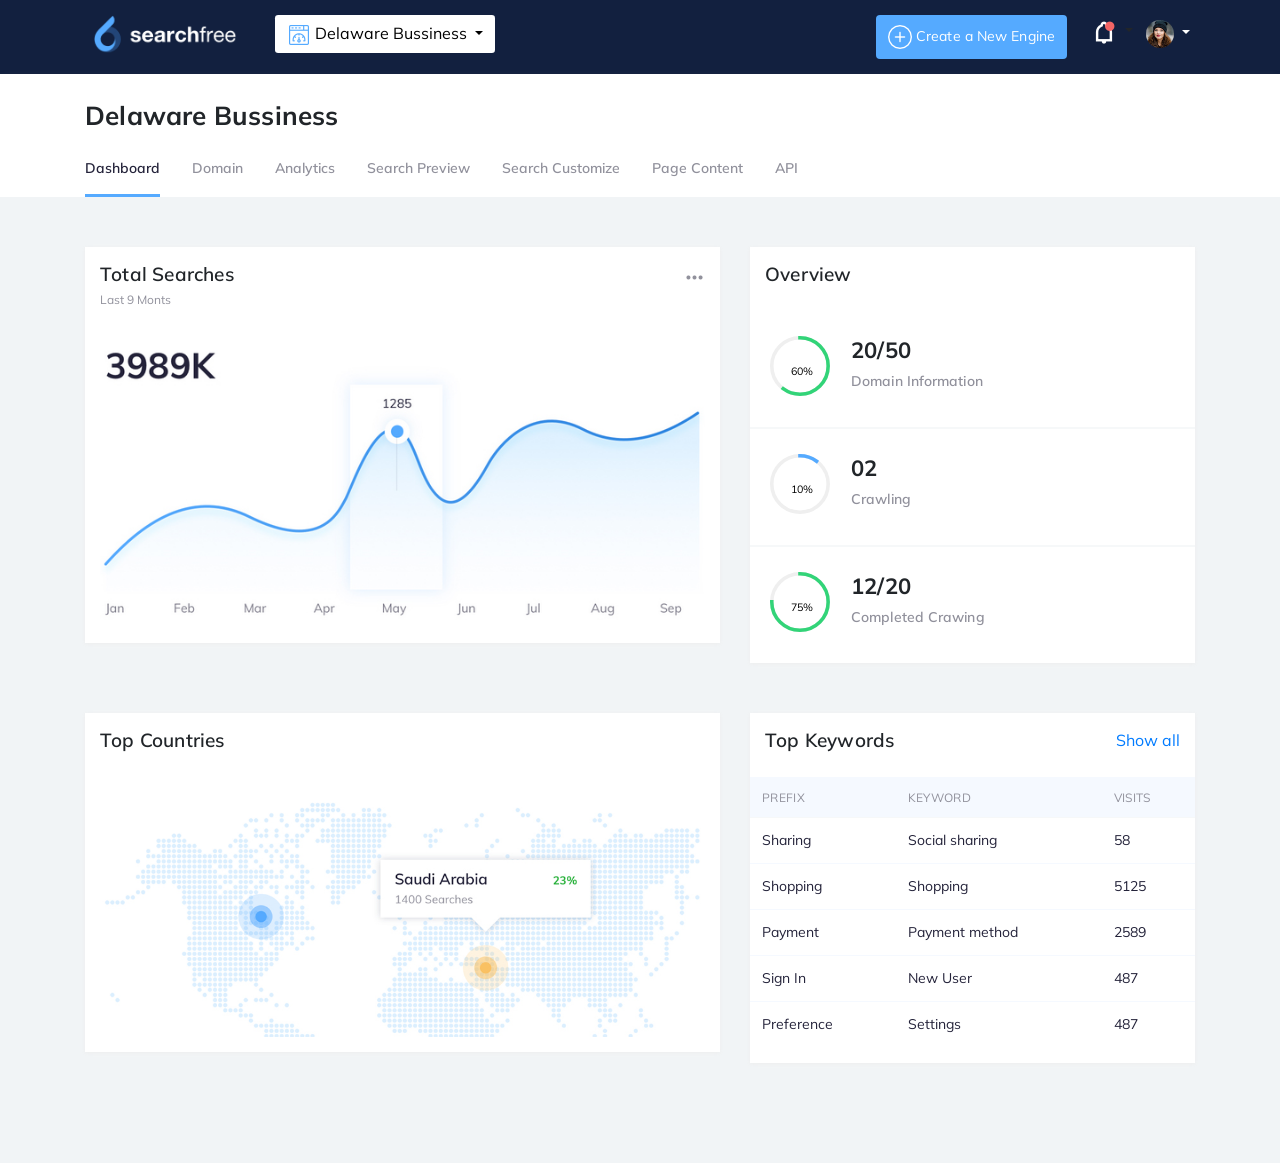
<file: portal_server/static/dashboard.html>
<!doctype html>
<html lang="en">
<head>
<!-- Required meta tags -->
<meta charset="utf-8">
<meta name="viewport" content="width=device-width, initial-scale=1, shrink-to-fit=no">

<!-- Bootstrap CSS -->
<link rel="stylesheet" href="https://stackpath.bootstrapcdn.com/bootstrap/4.1.3/css/bootstrap.min.css" integrity="sha384-MCw98/SFnGE8fJT3GXwEOngsV7Zt27NXFoaoApmYm81iuXoPkFOJwJ8ERdknLPMO" crossorigin="anonymous">
<title>Search - Dasboard</title>
<link href="css/style.css" rel="stylesheet" type="text/css">
<link href="css/responsive.css" rel="stylesheet" type="text/css">
</head>
<body>
<header class="header-cont">
  <div class="container">
    <div class="row">
      <div class="col-12 col-sm-12 col-md-3 col-lg-2 col-xl-2"> <img src="images/logo.png"  alt=""></div>
      <div class="col-12 col-sm-12 col-md-3 col-lg-3 col-xl-3">
        <div class="dropdown">
          <button class="btn change-domain-btn  dropdown-toggle" type="button" id="dropdownMenuButton" data-toggle="dropdown" aria-haspopup="true" aria-expanded="false"> <img src="images/ic_changedomain.png"  alt=""> Delaware Bussiness </button>
          <div class="dropdown-menu" aria-labelledby="dropdownMenuButton"> <a class="dropdown-item" href="#">Action</a> <a class="dropdown-item" href="#">Another action</a> <a class="dropdown-item" href="#">Something else here</a> </div>
        </div>
      </div>
      <div class="col-12 col-sm-12 col-md-7 col-lg-7 col-xl-7">
        <div class="user-right">
          <div class="top-btn">
            <button class="btn btn1 btn-primary"> <img src="images/icon1.png"  alt=""> Create a New Engine</button>
          </div>
          <div class="notification"> <div class="btn-group">
  <a  class="btn notifi-btn dropdown-toggle" data-toggle="dropdown" aria-haspopup="true" aria-expanded="false">
    <img src="images/notification.png"  alt=""></a>
  <div class="dropdown-menu dropdown-menu-right notification-txt">
    
    <ul>
    
    <li><a href="#"> Vestibulum ante ipsum primis in faucibus orci luctus ..... </a></li>
     <li><a href="#"> Vestibulum ante ipsum primis in faucibus orci luctus ..... </a></li>
      <li><a href="#"> Vestibulum ante ipsum primis in faucibus orci luctus ..... </a></li>
       <li><a href="#"> Vestibulum ante ipsum primis in faucibus orci luctus ..... </a></li>
        <li><a href="#"> Vestibulum ante ipsum primis in faucibus orci luctus ..... </a></li>
    
    </ul>
   
     
    
    
  </div>
</div></div>
          <div class="user-profile">
            <div class="dropdown"> <a class="btn  dropdown-toggle" href="#" role="button" id="dropdownMenuLink" data-toggle="dropdown" aria-haspopup="true" aria-expanded="false"> <span> </span> <img src="images/user.jpg" alt=""> </a>
              <div class="dropdown-menu dropdown-menu-right" aria-labelledby="dropdownMenuLink" x-placement="bottom-end" style="position: absolute; transform: translate3d(-13px, 42px, 0px); top: 0px; left: 0px; will-change: transform;"> <a class="dropdown-item" href="#"> Setting </a> <a class="dropdown-item" href="#"> Logout</a> </div>
            </div>
          </div>
        </div>
      </div>
    </div>
  </div>
</header>
<section class="header-row2">
  <div class="container">
    <div class="row">
      <div class="col-12 col-sm-12 col-md-12 col-lg-12 col-xl-12">
        <h1> Delaware Bussiness </h1>
      </div>
      
       <div class="col-12 col-sm-12 col-md-12 col-lg-12 col-xl-12">  
       
       <nav class="navbar navbar-expand-lg navbar-light" id="mainNav">
        <div class=""> 
          <button class="navbar-toggler navbar-toggler-right" type="button" data-toggle="collapse" data-target="#navbarResponsive" aria-controls="navbarResponsive" aria-expanded="false" aria-label="Toggle navigation"> <span class="navbar-toggler-icon"></span> </button>
          <div class="collapse navbar-collapse" id="navbarResponsive">
            <ul class="navbar-nav mr-auto">
              <li class="nav-item"> <a class="nav-link active" href="#"> Dashboard</a> </li>
              <li class="nav-item"> <a class="nav-link " href="#">Domain </a> </li>
              <li class="nav-item"> <a class="nav-link " href="#"> Analytics</a> </li>
              <li class="nav-item"> <a class="nav-link " href="#"> Search Preview</a> </li>
              <li class="nav-item"> <a class="nav-link " href="#"> Search Customize </a> </li>
              <li class="nav-item"> <a class="nav-link " href="#"> Page Content </a> </li>
              <li class="nav-item"> <a class="nav-link " href="#">API </a> </li>
            </ul>
          </div>
        </div>
      </nav>
       
       </div>
       
       
      
    </div>
  </div>
</section>
<section class="body-cont">
  <div class="container">
    <div class="row">
      <div class="col-12 col-sm-12 col-md-7 col-lg-7 col-xl-7">
        <div class="panel">
          <div class="row">
            <div class="col-12 col-sm-12 col-md-9 col-lg-9 col-xl-9">
              <div class="panel-heading">
                <h2> Total Searches </h2>
                <span> Last 9 Monts </span> </div>
            </div>
            <div class="col-12 col-sm-12 col-md-3 col-lg-3 col-xl-3 more-options">
              <div class="btn-group">
                <button type="button" class="btn  dropdown-toggle" data-toggle="dropdown" aria-haspopup="true" aria-expanded="false"> <img src="images/ic_more.png"  alt=""></button>
                <div class="dropdown-menu dropdown-menu-right">
                  <button class="dropdown-item" type="button">Action</button>
                  <button class="dropdown-item" type="button">Another action</button>
                  <button class="dropdown-item" type="button">Something else here</button>
                </div>
              </div>
            </div>
            <div class="panel-details"> <img src="images/chart1.jpg"  alt="" class="img-fluid"></div>
          </div>
        </div>
      </div>
      <div class="col-12 col-sm-12 col-md-5 col-lg-5 col-xl-5">
        <div class="panel">
          <div class="row">
            <div class="col-12 col-sm-12 col-md-9 col-lg-12 col-xl-12">
              <div class="panel-heading">
                <h2> Overview </h2>
              </div>
            </div>
            <div class="panel-details p-0">
              <div class="over-view">
                <div class="over-view1"> <div class="circlechart" 
     data-percentage="60">
     50%
</div></div>
                <div class="over-view-txt"> 20/50 <br/>
                  <span> Domain Information </span> </div>
              </div>
              <div class="over-view">
                <div class="over-view1">   <div class="circlechart" data-percentage="10">Script</div></div>
                <div class="over-view-txt"> 02 <br/>
                  <span> Crawling </span> </div>
              </div>
              <div class="over-view">
                <div class="over-view1">   <div class="circlechart" data-percentage="75">Script</div></div>
                <div class="over-view-txt"> 12/20 <br/>
                  <span> Completed Crawing</span> </div>
              </div>
            </div>
          </div>
        </div>
      </div>
      <div class="col-12 col-sm-12 col-md-7 col-lg-7 col-xl-7">
        <div class="panel">
          <div class="row">
            <div class="col-12 col-sm-12 col-md-12 col-lg-12 col-xl-12">
              <div class="panel-heading">
                <h2>Top Countries</h2>
              </div>
            </div>
            <div class="panel-details"> <img src="images/map.jpg"  alt=""></div>
          </div>
        </div>
      </div>
      <div class="col-12 col-sm-12 col-md-5 col-lg-5 col-xl-5">
        <div class="panel">
          <div class="row">
            <div class="col-12 col-sm-12 col-md-9 col-lg-9 col-xl-9">
              <div class="panel-heading">
                <h2> Top Keywords </h2>
                </div>
            </div>
            <div class="col-12 col-sm-12 col-md-3 col-lg-3 col-xl-3 more-options">
              <a href="#"> Show all</a>
            </div>
            <div class="panel-details p-0">
              
              <div class="table-responsive">
              <table class="table table-hover">
  <thead class="table-heading1">
    <tr>
      <th scope="col">PREFIX</th>
      <th scope="col">KEYWORD</th>
      <th scope="col">VISITS</th>
    </tr>
  </thead>
  <tbody>
    <tr>
      <td>Sharing</td>
      <td>Social sharing</td>
      <td>58</td>
    </tr>
    
    <tr>
      <td>Shopping</td>
      <td>Shopping</td>
      <td>5125</td>
    </tr>
    
    <tr>
      <td>Payment</td>
      <td>Payment method</td>
      <td>2589</td>
    </tr>
    
    <tr>
      <td>Sign In</td>
      <td>New User</td>
      <td>487</td>
    </tr>
    
    <tr>
      <td>Preference</td>
      <td>Settings</td>
      <td>487</td>
    </tr>
    
    
    
    
  </tbody>
</table>
              
              
              
              </div>
              
              
              
            </div>
          </div>
        </div>
      </div>
    </div>
  </div>
</section>

<!-- Optional JavaScript --> 
<!-- jQuery first, then Popper.js, then Bootstrap JS --> 
<script src="js/jquery-3.3.1.js"></script>  
<script src="https://cdnjs.cloudflare.com/ajax/libs/popper.js/1.14.3/umd/popper.min.js" integrity="sha384-ZMP7rVo3mIykV+2+9J3UJ46jBk0WLaUAdn689aCwoqbBJiSnjAK/l8WvCWPIPm49" crossorigin="anonymous"></script> 
<script src="https://stackpath.bootstrapcdn.com/bootstrap/4.1.3/js/bootstrap.min.js" integrity="sha384-ChfqqxuZUCnJSK3+MXmPNIyE6ZbWh2IMqE241rYiqJxyMiZ6OW/JmZQ5stwEULTy" crossorigin="anonymous"></script>
<script src="js/progresscircle.js"> </script>

<script> $(function(){

  $('.circlechart').circlechart();

});</script>

</body>
</html>
</file>
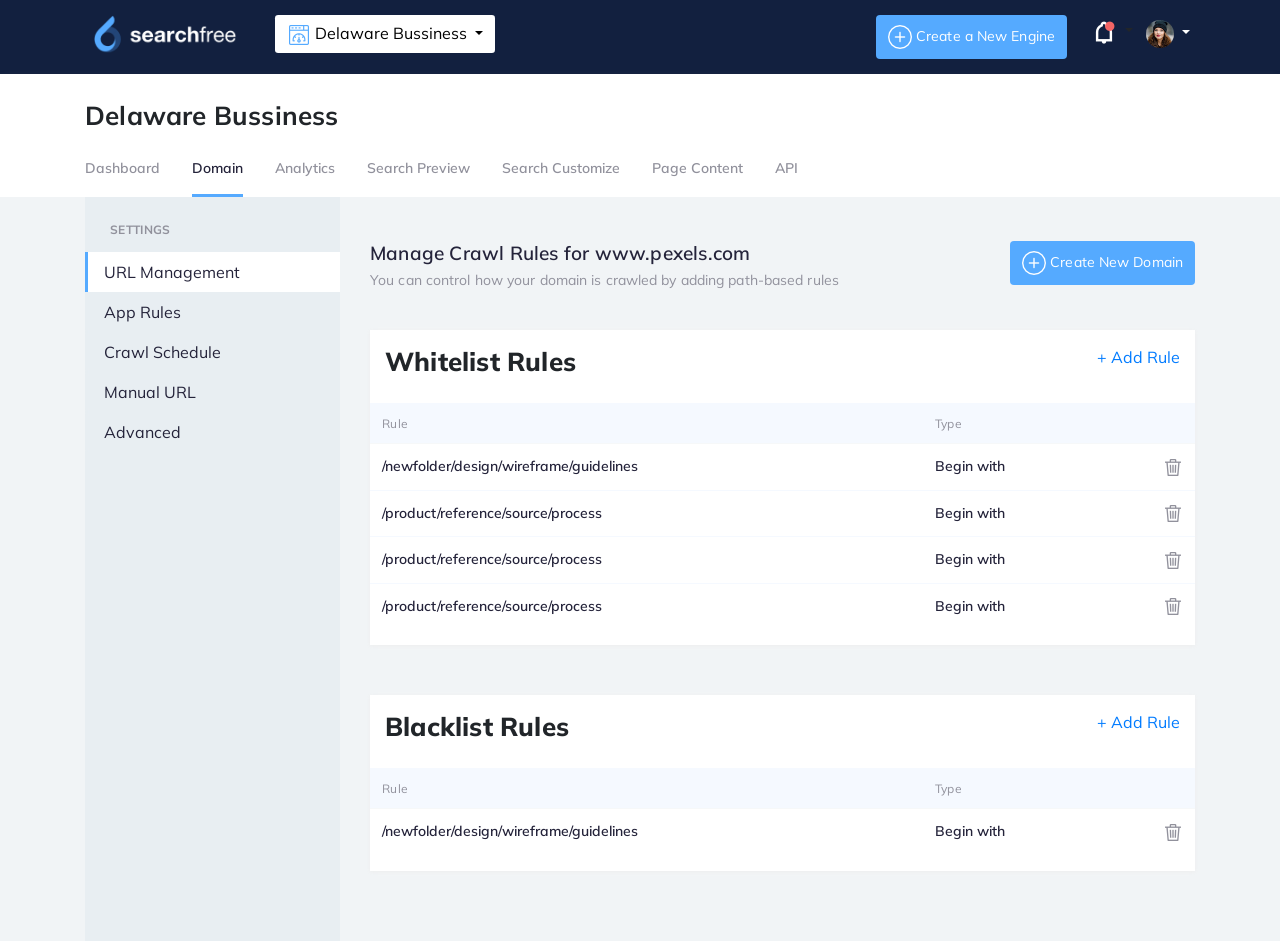
<file: portal_server/static/domainlist-manage-crawlrules.html>
<!doctype html>
<html lang="en">
<head>
<!-- Required meta tags -->
<meta charset="utf-8">
<meta name="viewport" content="width=device-width, initial-scale=1, shrink-to-fit=no">

<!-- Bootstrap CSS -->
<link rel="stylesheet" href="https://stackpath.bootstrapcdn.com/bootstrap/4.1.3/css/bootstrap.min.css" integrity="sha384-MCw98/SFnGE8fJT3GXwEOngsV7Zt27NXFoaoApmYm81iuXoPkFOJwJ8ERdknLPMO" crossorigin="anonymous">
<title>Search - Domain List  manage Crawl Rules</title>
<link href="css/style.css" rel="stylesheet" type="text/css">
<link href="css/responsive.css" rel="stylesheet" type="text/css">
</head>
<body>
<header class="header-cont">
  <div class="container">
    <div class="row">
      <div class="col-12 col-sm-12 col-md-3 col-lg-2 col-xl-2"> <img src="images/logo.png"  alt=""></div>
      <div class="col-12 col-sm-12 col-md-3 col-lg-3 col-xl-3">
        <div class="dropdown">
          <button class="btn change-domain-btn  dropdown-toggle" type="button" id="dropdownMenuButton" data-toggle="dropdown" aria-haspopup="true" aria-expanded="false"> <img src="images/ic_changedomain.png"  alt=""> Delaware Bussiness </button>
          <div class="dropdown-menu" aria-labelledby="dropdownMenuButton"> <a class="dropdown-item" href="#">Action</a> <a class="dropdown-item" href="#">Another action</a> <a class="dropdown-item" href="#">Something else here</a> </div>
        </div>
      </div>
      <div class="col-12 col-sm-12 col-md-7 col-lg-7 col-xl-7">
        <div class="user-right">
          <div class="top-btn">
            <button class="btn btn1 btn-primary"> <img src="images/icon1.png"  alt=""> Create a New Engine</button>
          </div>
          <div class="notification"> <div class="btn-group">
  <a  class="btn notifi-btn dropdown-toggle" data-toggle="dropdown" aria-haspopup="true" aria-expanded="false">
    <img src="images/notification.png"  alt=""></a>
  <div class="dropdown-menu dropdown-menu-right notification-txt">
    
    <ul>
    
    <li><a href="#"> Vestibulum ante ipsum primis in faucibus orci luctus ..... </a></li>
     <li><a href="#"> Vestibulum ante ipsum primis in faucibus orci luctus ..... </a></li>
      <li><a href="#"> Vestibulum ante ipsum primis in faucibus orci luctus ..... </a></li>
       <li><a href="#"> Vestibulum ante ipsum primis in faucibus orci luctus ..... </a></li>
        <li><a href="#"> Vestibulum ante ipsum primis in faucibus orci luctus ..... </a></li>
    
    </ul>
   
     
    
    
  </div>
</div></div>
          <div class="user-profile">
            <div class="dropdown"> <a class="btn  dropdown-toggle" href="#" role="button" id="dropdownMenuLink" data-toggle="dropdown" aria-haspopup="true" aria-expanded="false"> <span> </span> <img src="images/user.jpg" alt=""> </a>
              <div class="dropdown-menu dropdown-menu-right" aria-labelledby="dropdownMenuLink" x-placement="bottom-end" style="position: absolute; transform: translate3d(-13px, 42px, 0px); top: 0px; left: 0px; will-change: transform;"> <a class="dropdown-item" href="#"> Setting </a> <a class="dropdown-item" href="#"> Logout</a> </div>
            </div>
          </div>
        </div>
      </div>
    </div>
  </div>
</header>
<section class="header-row2">
  <div class="container">
    <div class="row">
      <div class="col-12 col-sm-12 col-md-12 col-lg-12 col-xl-12">
        <h1> Delaware Bussiness </h1>
      </div>
      
       <div class="col-12 col-sm-12 col-md-12 col-lg-12 col-xl-12">  
       
       <nav class="navbar navbar-expand-lg navbar-light" id="mainNav">
        <div class=""> 
          <button class="navbar-toggler navbar-toggler-right" type="button" data-toggle="collapse" data-target="#navbarResponsive" aria-controls="navbarResponsive" aria-expanded="false" aria-label="Toggle navigation"> <span class="navbar-toggler-icon"></span> </button>
          <div class="collapse navbar-collapse" id="navbarResponsive">
            <ul class="navbar-nav mr-auto">
              <li class="nav-item"> <a class="nav-link" href="#"> Dashboard</a> </li>
              <li class="nav-item"> <a class="nav-link active" href="#">Domain </a> </li>
              <li class="nav-item"> <a class="nav-link " href="#"> Analytics</a> </li>
              <li class="nav-item"> <a class="nav-link " href="#"> Search Preview</a> </li>
              <li class="nav-item"> <a class="nav-link " href="#"> Search Customize </a> </li>
              <li class="nav-item"> <a class="nav-link " href="#"> Page Content </a> </li>
              <li class="nav-item"> <a class="nav-link " href="#">API </a> </li>
            </ul>
          </div>
        </div>
      </nav>
       
       </div>
       
       
      
    </div>
  </div>
</section>
<section class="body-cont p-0">

 <!-- The overlay -->








  <div class="container">
    <div class="row">
    
    <div class="col-12 col-sm-12 col-md-4 col-lg-3 col-xl-3">

<div class="setting-left">

<div class="left-heading"> 

SETTINGS

</div>


<div class="nav flex-column nav-pills" id="v-pills-tab" role="tablist" aria-orientation="vertical">
      <a class="nav-link active" id="v-pills-1-tab" data-toggle="pill" href="#v-pills-1" role="tab" aria-controls="v-pills-1" aria-selected="true">URL Management</a>
      <a class="nav-link" id="v-pills-2-tab" data-toggle="pill" href="#v-pills-2" role="tab" aria-controls="v-pills-2" aria-selected="false">App Rules</a>
      <a class="nav-link" id="v-pills-3-tab" data-toggle="pill" href="#v-pills-3" role="tab" aria-controls="v-pills-3" aria-selected="false">Crawl Schedule</a>
      <a class="nav-link" id="v-pills-4-tab" data-toggle="pill" href="#v-pills-4" role="tab" aria-controls="v-pills-4" aria-selected="false">Manual URL</a>
      <a class="nav-link" id="v-pills-5-tab" data-toggle="pill" href="#v-pills-5" role="tab" aria-controls="v-pills-5" aria-selected="false">Advanced</a>
    </div>


</div>
    
    </div>
    
    
       <div class="col-12 col-sm-12 col-md-8 col-lg-9 col-xl-9">
       
       <div class="tab-content" id="v-pills-tabContent">
      <div class="tab-pane fade show active" id="v-pills-1" role="tabpanel" aria-labelledby="v-pills-2-tab"><div class="row"> 




 <div class="col-12 col-sm-12 col-md-8 col-lg-8 col-xl-8 manage-domain-txt mt-4"> 
    
    <h2> Manage Crawl Rules for www.pexels.com </h2>
    
    You can control how your domain is crawled by adding path-based rules
    
    
     </div>
     
     
     <div class="col-12 col-sm-12 col-md-4 col-lg-4 col-xl-4  text-right txt mt-4">  <button class="btn btn1 btn-primary" onClick="openNav()"> <img src="images/icon1.png"  alt=""> Create New Domain</button>  </div>
     
     <div class="col-12 col-sm-12 col-md-12 col-lg-12 col-xl-12">
        <div class="panel">
          <div class="row">
            <div class="col-12 col-sm-12 col-md-9 col-lg-9 col-xl-9">
              <div class="panel-heading panel-heading2">
                <h2> Whitelist Rules </h2>
                </div>
            </div>
            <div class="col-12 col-sm-12 col-md-3 col-lg-3 col-xl-3 more-options text-right">
             
             <a href="#"> + Add Rule </a>
             
            </div>
            <div class="panel-details p-0 rules-table">
              
              <div class="table-responsive">
              <table class="table table-hover">
  <thead class="table-heading1">
    <tr>
      <th scope="col">Rule</th>
      <th scope="col">Type</th>
      <th scope="col"> </th>
      </tr>
  </thead>
  <tbody>
    <tr>
      <td>/newfolder/design/wireframe/guidelines</td>
      <td>Begin with</td>
      <td align="right"> <a href="#"><img src="images/delete.png" alt=""></a></td>
      </tr>
      
      
      <tr>
      <td>/product/reference/source/process</td>
      <td>Begin with</td>
      <td align="right"> <a href="#"><img src="images/delete.png" alt=""></a></td>
      </tr>
      
      
       <tr>
      <td>/product/reference/source/process</td>
      <td>Begin with</td>
      <td align="right"> <a href="#"><img src="images/delete.png" alt=""></a></td>
      </tr>
      
      
      <tr>
      <td>/product/reference/source/process</td>
      <td>Begin with</td>
      <td align="right"> <a href="#"><img src="images/delete.png" alt=""></a></td>
      </tr>
      
      
      
    </tbody>
</table>
              
              
              
              </div>
              
              
              
            </div>
          </div>
        </div>
        
        <div class="panel">
          <div class="row">
            <div class="col-12 col-sm-12 col-md-9 col-lg-9 col-xl-9">
              <div class="panel-heading panel-heading2">
                <h2> Blacklist Rules </h2>
                </div>
            </div>
            <div class="col-12 col-sm-12 col-md-3 col-lg-3 col-xl-3 more-options text-right">
             
             <a href="#"> + Add Rule </a>
             
            </div>
            <div class="panel-details p-0 rules-table">
              
              <div class="table-responsive">
              <table class="table table-hover">
  <thead class="table-heading1">
    <tr>
      <th scope="col">Rule</th>
      <th scope="col">Type</th>
      <th scope="col"> </th>
      </tr>
  </thead>
  <tbody>
    <tr>
      <td>/newfolder/design/wireframe/guidelines</td>
      <td>Begin with</td>
      <td align="right"> <a href="#"><img src="images/delete.png" alt=""></a></td>
      </tr>
      
 
      
    </tbody>
</table>
              
              
              
              </div>
              
              
              
            </div>
          </div>
        </div>
        
        
      </div>
     
     
      </div></div>
      <div class="tab-pane fade" id="v-pills-2" role="tabpanel" aria-labelledby="v-pills-3-tab">tab2</div>
      <div class="tab-pane fade" id="v-pills-3" role="tabpanel" aria-labelledby="v-pills-4-tab">tab3</div>
      <div class="tab-pane fade" id="v-pills-4" role="tabpanel" aria-labelledby="v-pills-5-tab">tab4</div>
       <div class="tab-pane fade" id="v-pills-5" role="tabpanel" aria-labelledby="v-pills-5-tab">tab5</div>
    </div>


    
    </div>
    
    
    
  
     
     
    
    
    
      
      
      
      
      
       
      
    </div>
  </div>
</section>

<div id="myNav" class="overlay">

  <!-- Button to close the overlay navigation -->
  <a href="javascript:void(0)" class="closebtn" onClick="closeNav()">&times;</a>

  <!-- Overlay content -->
  <div class="overlay-content">
  
  <div class="container">
  
  <div class="row">
  
   <div class="col-12 col-sm-12 col-md-12 col-lg-12 col-xl-12 add-domin-heading"> <h2>Add a domain to Delaware Bussiness</h2>Enter your website URL below to ingest your content for later searching. </div>
   
   
<div class="col-12 col-sm-12 col-md-12 col-lg-12 col-xl-7 offset-xl-2 "> <div class="loader loader--style3" title="2">
  <svg version="1.1" id="loader-1" xmlns="http://www.w3.org/2000/svg" xmlns:xlink="http://www.w3.org/1999/xlink" x="0px" y="0px"
     width="40px" height="40px" viewBox="0 0 50 50" style="enable-background:new 0 0 50 50;" xml:space="preserve">
  <path fill="#000" d="M43.935,25.145c0-10.318-8.364-18.683-18.683-18.683c-10.318,0-18.683,8.365-18.683,18.683h4.068c0-8.071,6.543-14.615,14.615-14.615c8.072,0,14.615,6.543,14.615,14.615H43.935z">
    <animateTransform attributeType="xml"
      attributeName="transform"
      type="rotate"
      from="0 25 25"
      to="360 25 25"
      dur="0.6s"
      repeatCount="indefinite"/>
    </path>
  </svg>
</div><label>Website URL</label> <input name="" type="text" class="form-control add-domin-filed" placeholder="http://example.com"> </div>
    
    <div class="col-12 col-sm-12 col-md-4 col-lg-4 col-xl-3 mt-4">  <button class="btn btn1 btn2"> Add Domain</button> </div>
   
    
  
  
   </div>
  
  
  
  </div>
  
  

  </div>

</div>

<!-- Optional JavaScript --> 
<!-- jQuery first, then Popper.js, then Bootstrap JS --> 
<script src="js/jquery-3.3.1.js"></script> 
<script src="https://cdnjs.cloudflare.com/ajax/libs/popper.js/1.14.3/umd/popper.min.js" integrity="sha384-ZMP7rVo3mIykV+2+9J3UJ46jBk0WLaUAdn689aCwoqbBJiSnjAK/l8WvCWPIPm49" crossorigin="anonymous"></script> 
<script src="https://stackpath.bootstrapcdn.com/bootstrap/4.1.3/js/bootstrap.min.js" integrity="sha384-ChfqqxuZUCnJSK3+MXmPNIyE6ZbWh2IMqE241rYiqJxyMiZ6OW/JmZQ5stwEULTy" crossorigin="anonymous"></script>
<script src="js/progresscircle.js"> </script>

<script> $(function(){

  $('.circlechart').circlechart();

});


/* Open when someone clicks on the span element */
function openNav() {
    document.getElementById("myNav").style.width = "100%";
}

/* Close when someone clicks on the "x" symbol inside the overlay */
function closeNav() {
    document.getElementById("myNav").style.width = "0%";
} 

</script>



</body>
</html>
</file>
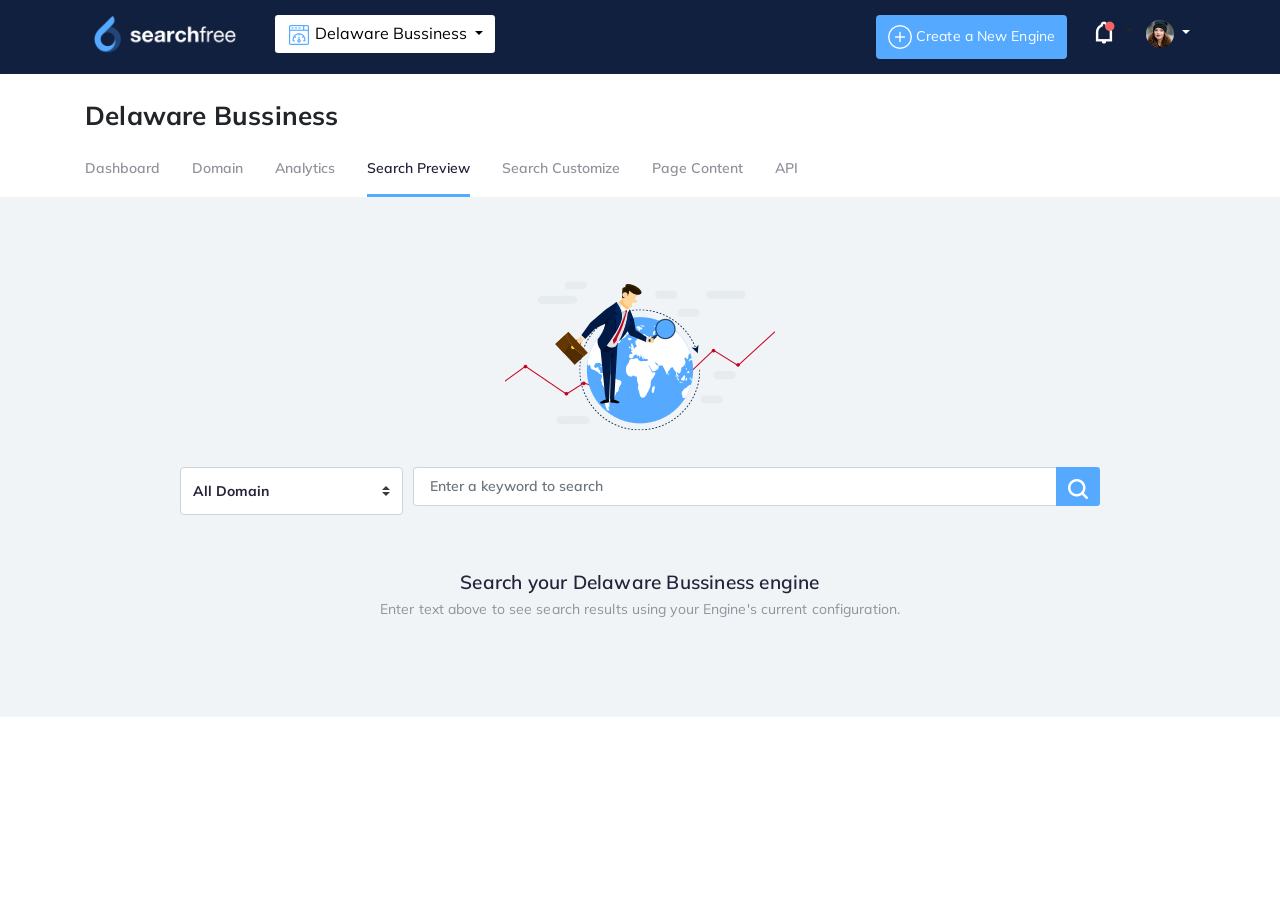
<file: portal_server/static/search-preview.html>
<!doctype html>
<html lang="en">
<head>
<!-- Required meta tags -->
<meta charset="utf-8">
<meta name="viewport" content="width=device-width, initial-scale=1, shrink-to-fit=no">

<!-- Bootstrap CSS -->
<link rel="stylesheet" href="https://stackpath.bootstrapcdn.com/bootstrap/4.1.3/css/bootstrap.min.css" integrity="sha384-MCw98/SFnGE8fJT3GXwEOngsV7Zt27NXFoaoApmYm81iuXoPkFOJwJ8ERdknLPMO" crossorigin="anonymous">
<title>Search - Search Preview</title>
<link href="css/style.css" rel="stylesheet" type="text/css">
<link href="css/responsive.css" rel="stylesheet" type="text/css">
</head>
<body>
<header class="header-cont">
  <div class="container">
    <div class="row">
      <div class="col-12 col-sm-12 col-md-3 col-lg-2 col-xl-2"> <img src="images/logo.png"  alt=""></div>
      <div class="col-12 col-sm-12 col-md-3 col-lg-3 col-xl-3">
        <div class="dropdown">
          <button class="btn change-domain-btn  dropdown-toggle" type="button" id="dropdownMenuButton" data-toggle="dropdown" aria-haspopup="true" aria-expanded="false"> <img src="images/ic_changedomain.png"  alt=""> Delaware Bussiness </button>
          <div class="dropdown-menu" aria-labelledby="dropdownMenuButton"> <a class="dropdown-item" href="#">Action</a> <a class="dropdown-item" href="#">Another action</a> <a class="dropdown-item" href="#">Something else here</a> </div>
        </div>
      </div>
      <div class="col-12 col-sm-12 col-md-7 col-lg-7 col-xl-7">
        <div class="user-right">
          <div class="top-btn">
            <button class="btn btn1 btn-primary"> <img src="images/icon1.png"  alt=""> Create a New Engine</button>
          </div>
          <div class="notification"> <div class="btn-group">
  <a  class="btn notifi-btn dropdown-toggle" data-toggle="dropdown" aria-haspopup="true" aria-expanded="false">
    <img src="images/notification.png"  alt=""></a>
  <div class="dropdown-menu dropdown-menu-right notification-txt">
    
    <ul>
    
    <li><a href="#"> Vestibulum ante ipsum primis in faucibus orci luctus ..... </a></li>
     <li><a href="#"> Vestibulum ante ipsum primis in faucibus orci luctus ..... </a></li>
      <li><a href="#"> Vestibulum ante ipsum primis in faucibus orci luctus ..... </a></li>
       <li><a href="#"> Vestibulum ante ipsum primis in faucibus orci luctus ..... </a></li>
        <li><a href="#"> Vestibulum ante ipsum primis in faucibus orci luctus ..... </a></li>
    
    </ul>
   
     
    
    
  </div>
</div></div>
          <div class="user-profile">
            <div class="dropdown"> <a class="btn  dropdown-toggle" href="#" role="button" id="dropdownMenuLink" data-toggle="dropdown" aria-haspopup="true" aria-expanded="false"> <span> </span> <img src="images/user.jpg" alt=""> </a>
              <div class="dropdown-menu dropdown-menu-right" aria-labelledby="dropdownMenuLink" x-placement="bottom-end" style="position: absolute; transform: translate3d(-13px, 42px, 0px); top: 0px; left: 0px; will-change: transform;"> <a class="dropdown-item" href="#"> Setting </a> <a class="dropdown-item" href="#"> Logout</a> </div>
            </div>
          </div>
        </div>
      </div>
    </div>
  </div>
</header>
<section class="header-row2">
  <div class="container">
    <div class="row">
      <div class="col-12 col-sm-12 col-md-12 col-lg-12 col-xl-12">
        <h1> Delaware Bussiness </h1>
      </div>
      
       <div class="col-12 col-sm-12 col-md-12 col-lg-12 col-xl-12">  
       
       <nav class="navbar navbar-expand-lg navbar-light" id="mainNav">
        <div class=""> 
          <button class="navbar-toggler navbar-toggler-right" type="button" data-toggle="collapse" data-target="#navbarResponsive" aria-controls="navbarResponsive" aria-expanded="false" aria-label="Toggle navigation"> <span class="navbar-toggler-icon"></span> </button>
          <div class="collapse navbar-collapse" id="navbarResponsive">
            <ul class="navbar-nav mr-auto">
              <li class="nav-item"> <a class="nav-link " href="#"> Dashboard</a> </li>
              <li class="nav-item"> <a class="nav-link " href="#">Domain </a> </li>
              <li class="nav-item"> <a class="nav-link " href="#"> Analytics</a> </li>
              <li class="nav-item"> <a class="nav-link active" href="#"> Search Preview</a> </li>
              <li class="nav-item"> <a class="nav-link " href="#"> Search Customize </a> </li>
              <li class="nav-item"> <a class="nav-link " href="#"> Page Content </a> </li>
              <li class="nav-item"> <a class="nav-link " href="#">API </a> </li>
            </ul>
          </div>
        </div>
      </nav>
       
       </div>
       
       
      
    </div>
  </div>
</section>
<section class="body-cont">
  <div class="container">
    <div class="row">
      <div class="col-12 col-sm-12 col-md-7 col-lg-10 col-xl-10 offset-xl-1 offset-lg-1 searchpreview-cont">
        
        
        <div class="search-previewimg text-center"> <img src="images/search-infographics.png"  alt=""></div>
        
        
          <div class="form-row">
          
          <div class="col">
      <select class="custom-select custom-select-lg" id="">
    <option selected>All Domain</option>
    <option value="1">One</option>
    <option value="2">Two</option>
    <option value="3">Three</option>
  </select>
    </div>
    
    
    <div class="col-9">
     <div class="input-group mb-3">
  <input type="text" class="form-control form-control-lg" placeholder="Enter a keyword to search" aria-label="" aria-describedby="button-addon2">
  <div class="input-group-append">
    <button class="btn btn-primary" type="button" id="button-addon2"><img src="images/search-icon.png"  alt=""> </button>
  </div>
</div>
    </div>
    
    
  </div>
        
        
       
       <div class="col-12 col-sm-12 col-md-7 col-lg-10 col-xl-10 offset-xl-1 offset-lg-1 text-center mt-5 mb-5">
      
      <h4> Search your Delaware Bussiness engine</h4>
      Enter text above to see search results using your Engine's current configuration.
      
      
      </div> 
        
        
      </div>
      
      
      
      
      
      
    </div>
  </div>
</section>

<!-- Optional JavaScript --> 
<!-- jQuery first, then Popper.js, then Bootstrap JS --> 
<script src="js/jquery-3.3.1.js"></script>  
<script src="https://cdnjs.cloudflare.com/ajax/libs/popper.js/1.14.3/umd/popper.min.js" integrity="sha384-ZMP7rVo3mIykV+2+9J3UJ46jBk0WLaUAdn689aCwoqbBJiSnjAK/l8WvCWPIPm49" crossorigin="anonymous"></script> 
<script src="https://stackpath.bootstrapcdn.com/bootstrap/4.1.3/js/bootstrap.min.js" integrity="sha384-ChfqqxuZUCnJSK3+MXmPNIyE6ZbWh2IMqE241rYiqJxyMiZ6OW/JmZQ5stwEULTy" crossorigin="anonymous"></script>
<script src="js/progresscircle.js"> </script>

<script> $(function(){

  $('.circlechart').circlechart();

});</script>

</body>
</html>
</file>
<file: portal_server/static/css/style.css>
@charset "utf-8";
/* CSS Document */

@import url('https://fonts.googleapis.com/css?family=Muli:300,400,600,700,800');
body {
	font-family: 'Muli', sans-serif;
	font-weight:400;
	width:100%;
	height:100%;
}
img {
	max-width:100%;
	height:auto;
}
.header-cont {
	width:100%;
	float:left;
	background:#12203f;
	padding:15px 0px;
}
.change-domain-btn {
	background:#ffffff;
}
.user-right {
	width:auto;
	float:right;
}
.btn1 {
	color: #FFFFFF;
	font-family: Muli;
	font-size: 14px;
	font-weight: 400;
	letter-spacing: 0.1px;
	line-height: 16px;
	border-radius: 4px !important;
	background-color: #55AAFF;
	height:44px;
}
.btn1 i {
	font-size:24px;
}
.btn1 span {
	line-height:10px;
}
.top-btn {
	width:auto;
	float:left;
}
.notification {
	width:34px;
	float:left;
	margin-left:20px;
	margin-right:20px;
}
.user-profile {
	width:auto;
	float:left;
}
.user-profile .dropdown-toggle img {
	width: 28px;
	height: 28px;
	border-radius: 50%;
}
.user-profile .dropdown-toggle {
	color: #ffffff;
	padding:5px;
}
.header-row2 {
	width: 100%;
	float: left;
	background: #ffffff;
	padding: 0px 0px;
	-webkit-box-shadow: 0px 1px 5px 0px rgba(119, 119, 119, 0.1);
	-moz-box-shadow:    0px 1px 5px 0px rgba(119, 119, 119, 0.1);
	box-shadow:         0px 1px 5px 0px rgba(119, 119, 119, 0.1);
}
.header-row2 .navbar-nav .nav-link {
	padding-right: 0rem;
	padding-left: 0rem;
	border-bottom: #ffffff solid 3px;
	padding-bottom: 15px;
	font-size:14px;
	font-weight:600
}
.header-row2 .navbar-nav .nav-link:hover {
	border-bottom: #55AAFF solid 3px;
}
.header-row2 .navbar {
	padding-bottom: 0px;
	margin-top:10px;
}
a {
 -o-transition: .5s;
 -ms-transition: .5s;
 -moz-transition: .5s;
 -webkit-transition: .5s;
 transition: .5s;
}
h1, h2, h3, h4, h5, h6 {
	margin-bottom:0px;
}
.navbar-brand {
	display: none;
}
.header-row2 a {
	font-size: 16px;
	font-weight: 400;
	color: #91919C !important;
}
.nav-link.active {
	border-bottom:#55AAFF solid 3px !important;
	color:#24233A !important;
}
.header-row2 h1 {
	font-size: 26px;
	font-weight: 700;
	letter-spacing: 0.2px;
	line-height: 33px;
	margin-bottom:0px;
	margin-top:25px;
}
.body-cont {
	width:100%;
	float:left;
	padding:50px 0px;
	background-color: #F1F4F6;
	min-height:500px;
}
.panel {
	width:100%;
	float:left;
	padding:15px;
	-webkit-box-shadow: 0px 1px 4px 0px rgba(238, 238, 238, 1);
	-moz-box-shadow:    0px 1px 4px 0px rgba(238, 238, 238, 1);
	box-shadow:         0px 1px 4px 0px rgba(238, 238, 238, 1);
	background:#ffffff;
	margin-bottom:50px;
	padding-bottom:0px;
}
.panel-heading {
	width:100%;
	float:left;
}
.panel-heading h2 {
	font-size: 19px;
	font-weight: 600;
	letter-spacing: 0.2px;
	line-height: 24px;
}
.panel-heading span {
	color: #91919C;
	font-size: 12px;
	line-height: 15px;
}
.panel .dropdown-toggle {
	padding:0px;
	background:none;
}
 .panel .dropdown-toggle::after {
 display:none;
}
.more-options {
	text-align:right;
}
.panel-details {
	width:100%;
	float:left;
	margin-top:25px;
	padding:15px;
}
.over-view {
	width:100%;
	float:left;
	border-bottom:#f6f8f9 solid 2px;
	padding:25px 20px;
}
.over-view:last-child {
	border-bottom:none;
}
.over-view1 {
	width:20%;
	float:left;
}
.over-view-txt {
	width:80%;
	float:left;
	font-size: 22px;
	font-weight: 700;
	letter-spacing: 0.2px;
	line-height: 28px;
}
.over-view-txt span {
	color:#91919C;
	font-size: 14px;
	font-weight: 600;
	letter-spacing: 0.1px;
}
.table-heading1 {
	background:#f5f9ff;
	color:#91919C;
}
.table-heading1 th {
	font-size: 12px;
	letter-spacing: 0.3px;
	line-height: 15px;
	font-weight:400;
}
.table td, .table th {
	border-top: 1px solid #f5f9ff;
}
.table td {
	color:#24233A;
	font-size:14px;
}
.table thead th {
	border-bottom:1px solid #f6f8f9;
}
.navbar {
 padding: .5rem 0px;
}
.header-row2 .nav-item {
	margin-right:2rem
}
.notifi-btn {
	padding:0px;
}
.notification-txt {
	width:320px;
	max-width:320px;
}
.notification-txt ul {
	margin:0px;
	padding:0px;
}
.notification-txt ul li {
	list-style:none;
	border-bottom:#eeeeee solid 1px;
	font-size:13px;
	padding:0px 15px 10px 15px;
	color:#444444;
}
.notification-txt ul li a {
	display:block;
}
.notification-txt ul li a:hover {
	text-decoration:none;
}
.notification-txt ul li:hover {
	background:#eeeeee;
}
.notification-txt ul li:last-child {
	border:none;
	padding-bottom:5px;
}
.notification-txt ul li a {
	color:#444444;
}
.notification-txt {
	position: relative;
	background: #ffffff;
}
.notification-txt:after {
	bottom: 100%;
	left: 95%;
	border: solid transparent;
	content: " ";
	height: 0;
	width: 0;
	position: absolute;
	pointer-events: none;
	border-color: rgba(255, 255, 255, 0);
	border-bottom-color: #ffffff;
	border-width: 7px;
	margin-left: -7px;
}
/**
 * Inspiration for this project found at:
 * https://markus.oberlehner.net/blog/pure-css-animated-svg-circle-chart
 * 1. The `reverse` animation direction plays the animation backwards
 *    which makes it start at the stroke offset 100 which means displaying
 *    no stroke at all and animating it to the value defined in the SVG
 *    via the inline `stroke-dashoffset` attribute.
 * 2. Rotate by -90 degree to make the starting point of the
 *    stroke the top of the circle.
 * 3. Using CSS transforms on SVG elements is not supported by Internet Explorer
 *    and Edge, use the transform attribute directly on the SVG element as a
 * .  workaround.
 */

.circle-chart {
	width: 60px;
	height: 60px;
}
.circle-chart__circle {
	stroke: #00acc1;
	stroke-width: 2;
	stroke-linecap: square;
	fill: none;
	animation: circle-chart-fill 2s reverse; /* 1 */
	transform: rotate(-90deg); /* 2, 3 */
	transform-origin: center; /* 4 */
}
/**
 * 1. Rotate by -90 degree to make the starting point of the
 *    stroke the top of the circle.
 * 2. Scaling mirrors the circle to make the stroke move right
 *    to mark a positive chart value.
 * 3. Using CSS transforms on SVG elements is not supported by Internet Explorer
 *    and Edge, use the transform attribute directly on the SVG element as a
 * .  workaround.
 */

.circle-chart__circle--negative {
	transform: rotate(-90deg) scale(1, -1); /* 1, 2, 3 */
}
.circle-chart__background {
	stroke: #efefef;
	stroke-width: 2;
	fill: none;
}
.circle-chart__info {
	width:100%;
	float:left;
}
.circle-chart__percent {
	alignment-baseline: central;
	text-anchor: middle;
	font-size: 6px;
}
.circle-chart__subline {
	alignment-baseline: central;
	text-anchor: middle;
	font-size: 3px;
	display:none;
}
.success-stroke {
	stroke: #32d478;
}
.warning-stroke {
	stroke: #55aaff;
}
.danger-stroke {
	stroke: #eaae4c;
}
 @keyframes circle-chart-fill {
 to {
stroke-dasharray: 0 100;
}
}
 @keyframes circle-chart-appear {
 to {
 opacity: 1;
 transform: translateY(0);
}
}
.manage-domain-txt {
	font-family: Muli;
	font-size: 14px;
	letter-spacing: 0.1px;
	line-height: 20px;
	width: 563px;
	color: #91919C;
	margin-bottom:40px;
}
.manage-domain-txt h2 {
	color: #24233A;
	font-size: 19px;
	font-weight: 600;
	letter-spacing: 0.2px;
	line-height: 24px;
	margin-bottom:5px;
}
.btn {
	border:none;
}
.panel-heading2 h2 {
	font-size: 26px;
	font-weight: 800;
	letter-spacing: 0.2px;
	line-height: 33px;
}
.input-group-text {
	background:none;
	border-right:none;
}
.search-filed1 {
	border-left:none;
}
.user-img {
	width: 25px;
	height: 25px;
	border-radius: 50%;
}
.domain-table table a {
	font-weight:600;
	color: #55AAFF;
}
.recent-msg {
	width:100%;
	float:left;
	background:#ffffff;
	padding:10px;
	font-size: 14px;
	font-weight: 600;
	letter-spacing: 0.2px;
	line-height: 18px;
	border: 1px dashed #D3D3D8;
}
/* The Overlay (background) */
.overlay {
	/* Height & width depends on how you want to reveal the overlay (see JS below) */   
    height: 100%;
	width: 0;
	position: fixed; /* Stay in place */
	z-index: 1; /* Sit on top */
	left: 0;
	top: 0;
	background-color: rgb(0,0,0); /* Black fallback color */
	background-color: rgba(18, 32, 63, 0.95); /* Black w/opacity */
	overflow-x: hidden; /* Disable horizontal scroll */
	transition: 0.5s; /* 0.5 second transition effect to slide in or slide down the overlay (height or width, depending on reveal) */
}
/* Position the content inside the overlay */
.overlay-content {
	position: relative;
	top: 25%; /* 25% from the top */
	width: 100%; /* 100% width */
	margin-top: 30px; /* 30px top margin to avoid conflict with the close button on smaller screens */
}
/* The navigation links inside the overlay */
.overlay a {
	padding: 8px;
	text-decoration: none;
	font-size: 36px;
	color: #818181;
	display: block; /* Display block instead of inline */
	transition: 0.3s; /* Transition effects on hover (color) */
}
/* When you mouse over the navigation links, change their color */
.overlay a:hover, .overlay a:focus {
	color: #f1f1f1;
}
/* Position the close button (top right corner) */
.overlay .closebtn {
	position: absolute;
	top: 20px;
	right: 45px;
	font-size: 60px;
}

/* When the height of the screen is less than 450 pixels, change the font-size of the links and position the close button again, so they don't overlap */
@media screen and (max-height: 450px) {
 .overlay a {
font-size: 20px
}
 .overlay .closebtn {
 font-size: 40px;
 top: 15px;
 right: 35px;
}
}
.overlay-content {
	color:#ffffff;
}
.add-domin-heading {
	text-align:center;
	color: #D3D3D8;
	font-size: 14px;
	letter-spacing: 0.2px;
	line-height: 18px;
	margin-bottom:40px;
}
.add-domin-heading h2 {
	font-size: 30px;
	font-weight: 800;
	letter-spacing: 0.2px;
	line-height: 38px;
	color:#ffffff;
}
.btn2 {
	height: 58px;
	padding-left:28px;
	padding-right:28px;
	font-size:16px;
}
.add-domin {
	width:100%;
	float:left;
}
.add-domin-filed {
	border:none;
	background:none;
	border-radius:0px;
	border-bottom:#55AAFF solid 2px;
	font-size:38px;
	font-weight:600;
	padding-left:0px;
	color:#ffffff !important;
	padding-bottom:5px;
	height:55px;
	padding-right:37px;
}
.add-domin-filed:focus {
	background:none;
	box-shadow:none;
}
.loader {
	position:absolute;
	bottom:5px;
	right:0px;
}
svg path, svg rect {
	fill: #aaaaaa;
}
.add-domin-filed {
	position:relative;
}
.setting-left {
	width:100%;
	height:100%;
	background:#E8EEF2;
	padding-top:25px;
}
.p-0 {
	padding:0px;
}
.left-heading {
	color: #91919C;
	font-size: 12px;
	font-weight: bold;
	letter-spacing: 0.3px;
	line-height: 15px;
	padding-left:25px;
	margin-bottom:15px;
}
.setting-left ul {
	margin:15px 0px 0px 0px;
	padding:0px;
}
.setting-left ul li {
	list-style:none;
}
.setting-left ul li a {
	color: #24233A;
	font-size: 14px;
	font-weight: 600;
	line-height: 18px;
	padding:15px 15px;
	display:block;
	border-left:#E8EEF2 solid 3px;
}
.setting-left ul li a:hover {
	background:#ffffff;
	border-left:#55AAFF solid 3px;
	text-decoration:none
}
.active2 {
	background:#ffffff;
	border-left:#55AAFF solid 3px !important;
}
.rules-table {
	font-weight:600;
}
.searchpreview-cont .custom-select-lg {
	color: #24233A;
	font-size: 14px;
	font-weight: bold;
	line-height: 18px;
}
.searchpreview-cont .form-control-lg {
	font-size:14px;
	font-weight:600;
}
.btn-primary {
	background:#55AAFF;
}
.btn, .form-control-lg {
 border-radius: .2rem;
}
.searchpreview-cont {
	color: #91919C;
	font-size: 14px;
	letter-spacing: 0.1px;
	line-height: 20px;
}
.searchpreview-cont h4 {
	font-size: 19px;
	color: #24233A;
	font-weight: 600;
	letter-spacing: 0.2px;
	line-height: 24px;
	margin-bottom:5px;
}
.nav-pills .nav-link.active, .nav-pills .show > .nav-link {
	color: #fff;
	background-color: #ffffff;
	border-radius: 0px;
}
.nav-pills .nav-link {
	border-left: #E8EEF2 solid 3px !important;
	color:#24233A;
}
.nav-pills .nav-link.active {
	border-left: #55AAFF solid 3px !important;
	color: #24233A !important;
	border-bottom:none !important;
}

.tab-pane
{
	padding-top:20px;
	padding-bottom:20px;
	min-height:500px;
}


.dataTables_info
{
	display:none;
}

table.dataTable.no-footer, table.dataTable thead th, table.dataTable thead td {
	border-bottom: 1px solid #eeeeee;
}

.filters
{
	color: #24233A;
font-size: 14px;
font-weight: bold;
line-height: 18px;
padding: .375rem .75rem;
font-size: 1rem;
line-height:32px;
color: #495057;
background-color: #fff;
border: 1px solid #ced4da;
border-radius:0px;

}
</file>
<file: portal_server/static/css/responsive.css>
@charset "utf-8";
/* CSS Document */


@media (max-width: 575.98px) { ... }


@media (min-width: 576px) and (max-width: 767.98px) { ... }


@media (min-width: 768px) and (max-width: 991.98px) { ... }


@media (min-width: 992px) and (max-width: 1199.98px) { ... }


@media (min-width: 1200px) { ... }
</file>
